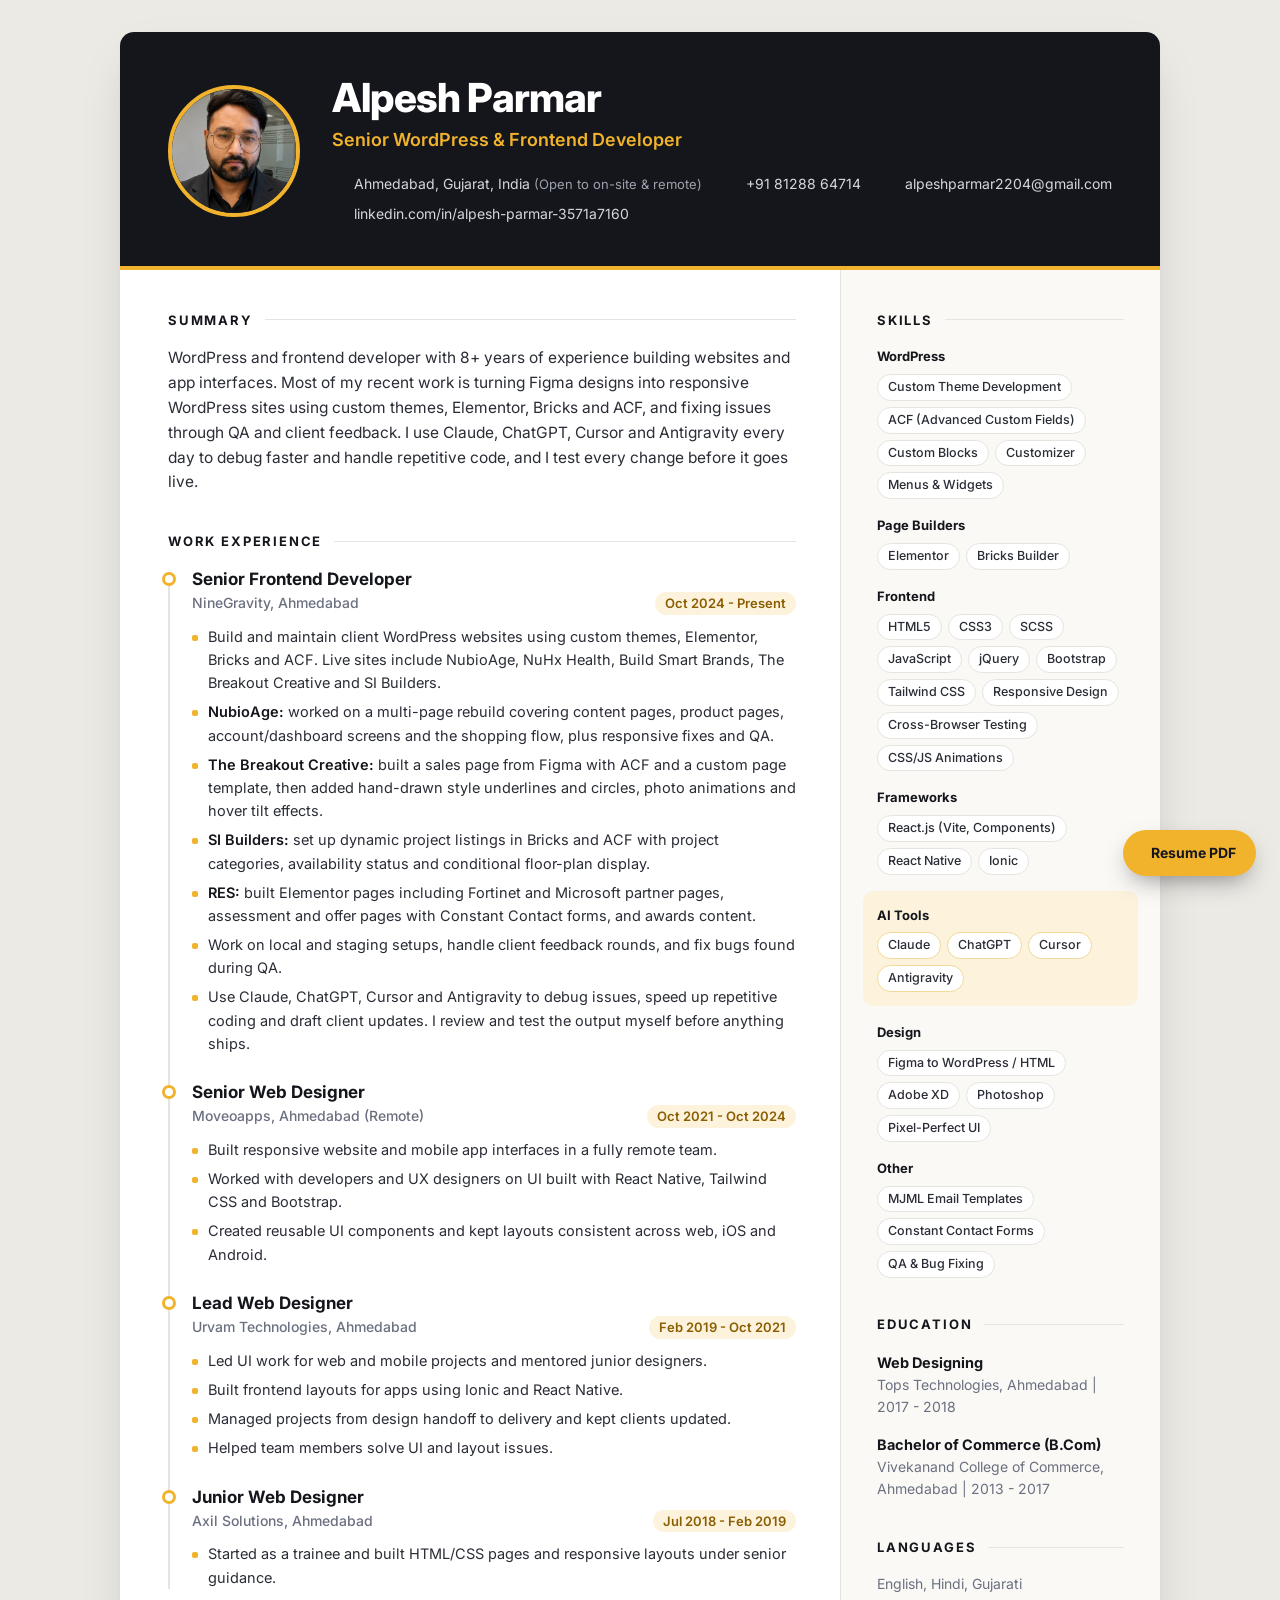
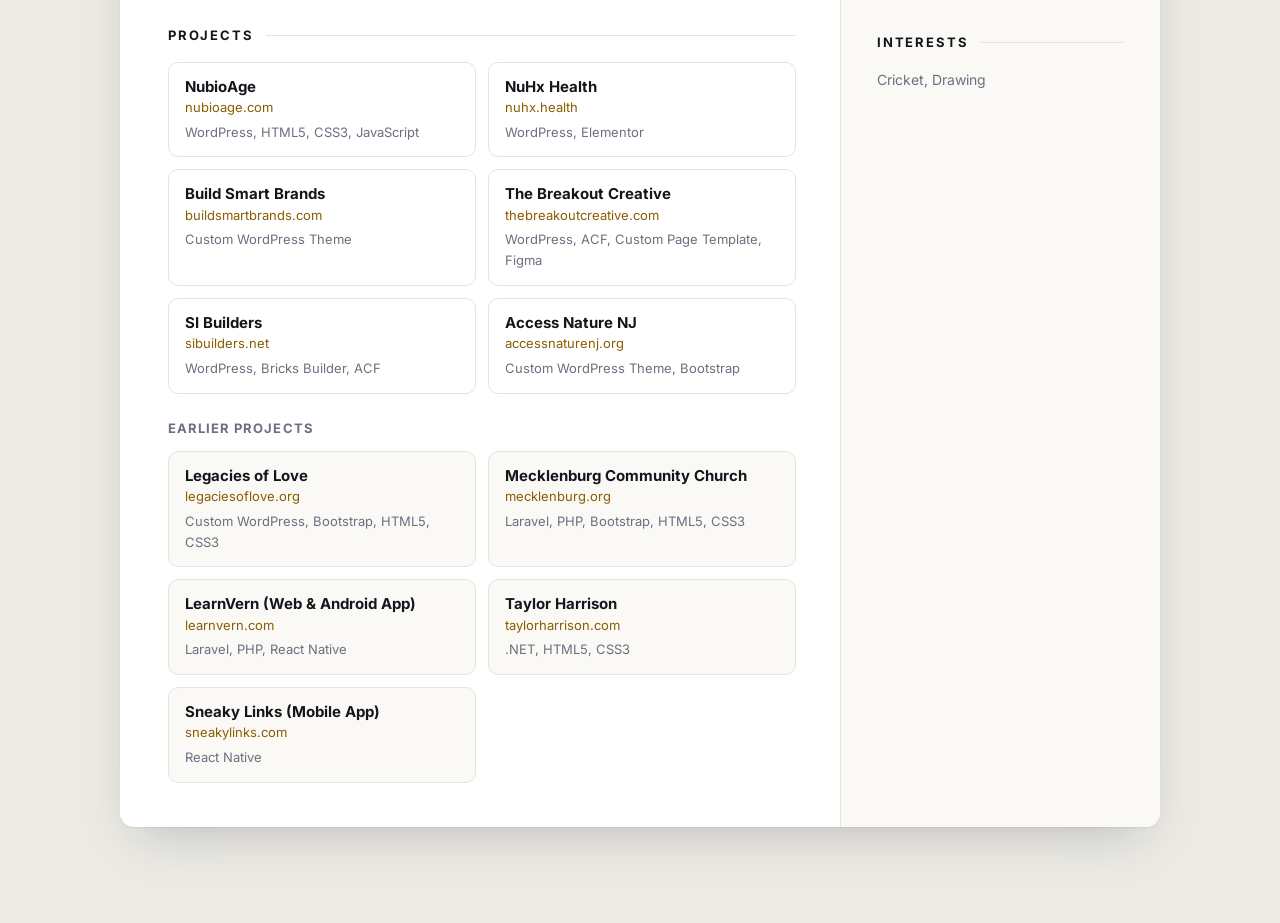
<file: index.html>
<!DOCTYPE html>
<html lang="en">

<head>
    <meta charset="UTF-8">
    <title>Alpesh Parmar - Senior WordPress & Frontend Developer</title>
    <meta name="description"
        content="Resume of Alpesh Parmar, Senior WordPress & Frontend Developer in Ahmedabad with 8+ years of experience in custom WordPress themes, Elementor, Bricks, ACF, JavaScript and React.">
    <meta name="keywords"
        content="WordPress Developer, Frontend Developer, Elementor, Bricks Builder, ACF, JavaScript, React, HTML, CSS, Ahmedabad">
    <meta name="author" content="Alpesh Parmar">
    <link rel="canonical" href="https://alpeshp22.github.io/my-resume/">
    <meta property="og:type" content="profile">
    <meta property="og:url" content="https://alpeshp22.github.io/my-resume/">
    <meta property="og:title" content="Alpesh Parmar - Senior WordPress & Frontend Developer">
    <meta property="og:description"
        content="8+ years building responsive WordPress websites with custom themes, Elementor, Bricks and ACF.">
    <meta property="og:image" content="https://alpeshp22.github.io/my-resume/images/alpesh-parmar.jpg">
    <meta name="theme-color" content="#14161c">
    <meta name="viewport" content="width=device-width, initial-scale=1.0">
    <link rel="icon" href="https://i.ibb.co/QNDmGnV/favicon.png">
    <link rel="preconnect" href="https://fonts.googleapis.com">
    <link rel="preconnect" href="https://fonts.gstatic.com" crossorigin>
    <link href="https://fonts.googleapis.com/css2?family=Inter:wght@400;500;600;700;800&display=swap"
        rel="stylesheet">
    <link rel="stylesheet" href="css/style.css">
    <link rel="stylesheet" href="css/print.css" media="print">
</head>

<body>
    <a class="pdf-btn" href="Alpesh_Parmar_Resume.pdf" download>
        <i class="fas fa-download"></i> Resume PDF
    </a>

    <main class="page">
        <!-- ===================== HEADER ===================== -->
        <header class="hero">
            <img class="avatar" src="images/alpesh-parmar.jpg" alt="Alpesh Parmar">
            <div class="hero-text">
                <h1>Alpesh Parmar</h1>
                <p class="role">Senior WordPress & Frontend Developer</p>
                <ul class="contact">
                    <li><i class="fas fa-location-dot"></i><span>Ahmedabad, Gujarat, India <small>(Open to on-site &
                                remote)</small></span></li>
                    <li><i class="fas fa-phone"></i><a href="tel:+918128864714">+91 81288 64714</a></li>
                    <li><i class="fas fa-envelope"></i><a
                            href="mailto:alpeshparmar2204@gmail.com">alpeshparmar2204@gmail.com</a></li>
                    <li><i class="fab fa-linkedin-in"></i><a href="https://www.linkedin.com/in/alpesh-parmar-3571a7160"
                            target="_blank">linkedin.com/in/alpesh-parmar-3571a7160</a></li>
                </ul>
            </div>
        </header>

        <div class="layout">
            <!-- ===================== MAIN COLUMN ===================== -->
            <div class="col-main">
                <section class="sec sec-summary">
                    <h2>Summary</h2>
                    <p>
                        WordPress and frontend developer with 8+ years of experience building websites and app
                        interfaces. Most of my recent work is turning Figma designs into responsive WordPress sites
                        using custom themes, Elementor, Bricks and ACF, and fixing issues through QA and client
                        feedback. I use Claude, ChatGPT, Cursor and Antigravity every day to debug faster and handle
                        repetitive code, and I test every change before it goes live.
                    </p>
                </section>

                <section class="sec sec-exp">
                    <h2>Work Experience</h2>

                    <article class="job">
                        <div class="job-head">
                            <h3>Senior Frontend Developer</h3>
                            <p class="job-meta"><span class="company">NineGravity, Ahmedabad</span> <span
                                    class="dates">Oct 2024 - Present</span></p>
                        </div>
                        <ul>
                            <li>Build and maintain client WordPress websites using custom themes, Elementor, Bricks and
                                ACF. Live sites include NubioAge, NuHx Health, Build Smart Brands, The Breakout Creative
                                and SI Builders.</li>
                            <li><b>NubioAge:</b> worked on a multi-page rebuild covering content pages, product pages,
                                account/dashboard screens and the shopping flow, plus responsive fixes and QA.</li>
                            <li><b>The Breakout Creative:</b> built a sales page from Figma with ACF and a custom page
                                template, then added hand-drawn style underlines and circles, photo animations and hover
                                tilt effects.</li>
                            <li><b>SI Builders:</b> set up dynamic project listings in Bricks and ACF with project
                                categories, availability status and conditional floor-plan display.</li>
                            <li><b>RES:</b> built Elementor pages including Fortinet and Microsoft partner pages,
                                assessment and offer pages with Constant Contact forms, and awards content.</li>
                            <li>Work on local and staging setups, handle client feedback rounds, and fix bugs found
                                during QA.</li>
                            <li>Use Claude, ChatGPT, Cursor and Antigravity to debug issues, speed up repetitive coding
                                and draft client updates. I review and test the output myself before anything ships.
                            </li>
                        </ul>
                    </article>

                    <article class="job">
                        <div class="job-head">
                            <h3>Senior Web Designer</h3>
                            <p class="job-meta"><span class="company">Moveoapps, Ahmedabad (Remote)</span> <span
                                    class="dates">Oct 2021 - Oct 2024</span></p>
                        </div>
                        <ul>
                            <li>Built responsive website and mobile app interfaces in a fully remote team.</li>
                            <li>Worked with developers and UX designers on UI built with React Native, Tailwind CSS and
                                Bootstrap.</li>
                            <li>Created reusable UI components and kept layouts consistent across web, iOS and Android.
                            </li>
                        </ul>
                    </article>

                    <article class="job">
                        <div class="job-head">
                            <h3>Lead Web Designer</h3>
                            <p class="job-meta"><span class="company">Urvam Technologies, Ahmedabad</span> <span
                                    class="dates">Feb 2019 - Oct 2021</span></p>
                        </div>
                        <ul>
                            <li>Led UI work for web and mobile projects and mentored junior designers.</li>
                            <li>Built frontend layouts for apps using Ionic and React Native.</li>
                            <li>Managed projects from design handoff to delivery and kept clients updated.</li>
                            <li>Helped team members solve UI and layout issues.</li>
                        </ul>
                    </article>

                    <article class="job">
                        <div class="job-head">
                            <h3>Junior Web Designer</h3>
                            <p class="job-meta"><span class="company">Axil Solutions, Ahmedabad</span> <span
                                    class="dates">Jul 2018 - Feb 2019</span></p>
                        </div>
                        <ul>
                            <li>Started as a trainee and built HTML/CSS pages and responsive layouts under senior
                                guidance.</li>
                        </ul>
                    </article>
                </section>

                <section class="sec sec-projects">
                    <h2>Projects</h2>
                    <div class="projects">
                        <div class="project">
                            <h3><a href="https://nubioage.com/" target="_blank">NubioAge</a></h3>
                            <p class="url">nubioage.com</p>
                            <p class="tech">WordPress, HTML5, CSS3, JavaScript</p>
                        </div>
                        <div class="project">
                            <h3><a href="https://nuhx.health/" target="_blank">NuHx Health</a></h3>
                            <p class="url">nuhx.health</p>
                            <p class="tech">WordPress, Elementor</p>
                        </div>
                        <div class="project">
                            <h3><a href="https://www.buildsmartbrands.com/" target="_blank">Build Smart Brands</a></h3>
                            <p class="url">buildsmartbrands.com</p>
                            <p class="tech">Custom WordPress Theme</p>
                        </div>
                        <div class="project">
                            <h3><a href="https://www.thebreakoutcreative.com/" target="_blank">The Breakout
                                    Creative</a></h3>
                            <p class="url">thebreakoutcreative.com</p>
                            <p class="tech">WordPress, ACF, Custom Page Template, Figma</p>
                        </div>
                        <div class="project">
                            <h3><a href="https://sibuilders.net/" target="_blank">SI Builders</a></h3>
                            <p class="url">sibuilders.net</p>
                            <p class="tech">WordPress, Bricks Builder, ACF</p>
                        </div>
                        <div class="project">
                            <h3><a href="https://www.accessnaturenj.org/" target="_blank">Access Nature NJ</a></h3>
                            <p class="url">accessnaturenj.org</p>
                            <p class="tech">Custom WordPress Theme, Bootstrap</p>
                        </div>
                    </div>

                    <h3 class="sub-title">Earlier Projects</h3>
                    <div class="projects projects-earlier">
                        <div class="project">
                            <h3><a href="https://legaciesoflove.org/" target="_blank">Legacies of Love</a></h3>
                            <p class="url">legaciesoflove.org</p>
                            <p class="tech">Custom WordPress, Bootstrap, HTML5, CSS3</p>
                        </div>
                        <div class="project">
                            <h3><a href="https://www.mecklenburg.org/" target="_blank">Mecklenburg Community
                                    Church</a></h3>
                            <p class="url">mecklenburg.org</p>
                            <p class="tech">Laravel, PHP, Bootstrap, HTML5, CSS3</p>
                        </div>
                        <div class="project">
                            <h3><a href="https://www.learnvern.com/" target="_blank">LearnVern (Web & Android
                                    App)</a></h3>
                            <p class="url">learnvern.com</p>
                            <p class="tech">Laravel, PHP, React Native</p>
                        </div>
                        <div class="project">
                            <h3><a href="https://www.taylorharrison.com/" target="_blank">Taylor Harrison</a></h3>
                            <p class="url">taylorharrison.com</p>
                            <p class="tech">.NET, HTML5, CSS3</p>
                        </div>
                        <div class="project">
                            <h3><a href="https://www.sneakylinks.com/" target="_blank">Sneaky Links (Mobile App)</a>
                            </h3>
                            <p class="url">sneakylinks.com</p>
                            <p class="tech">React Native</p>
                        </div>
                    </div>
                </section>
            </div>

            <!-- ===================== SIDEBAR ===================== -->
            <aside class="col-side">
                <section class="sec sec-skills">
                    <h2>Skills</h2>
                    <div class="skill-group">
                        <h3>WordPress</h3>
                        <p class="tags"><span>Custom Theme Development</span><span>ACF (Advanced Custom
                                Fields)</span><span>Custom Blocks</span><span>Customizer</span><span>Menus &
                                Widgets</span></p>
                    </div>
                    <div class="skill-group">
                        <h3>Page Builders</h3>
                        <p class="tags"><span>Elementor</span><span>Bricks Builder</span></p>
                    </div>
                    <div class="skill-group">
                        <h3>Frontend</h3>
                        <p class="tags"><span>HTML5</span><span>CSS3</span><span>SCSS</span><span>JavaScript</span><span>jQuery</span><span>Bootstrap</span><span>Tailwind
                                CSS</span><span>Responsive Design</span><span>Cross-Browser Testing</span><span>CSS/JS
                                Animations</span></p>
                    </div>
                    <div class="skill-group">
                        <h3>Frameworks</h3>
                        <p class="tags"><span>React.js (Vite, Components)</span><span>React
                                Native</span><span>Ionic</span></p>
                    </div>
                    <div class="skill-group skill-ai">
                        <h3>AI Tools</h3>
                        <p class="tags"><span>Claude</span><span>ChatGPT</span><span>Cursor</span><span>Antigravity</span>
                        </p>
                    </div>
                    <div class="skill-group">
                        <h3>Design</h3>
                        <p class="tags"><span>Figma to WordPress / HTML</span><span>Adobe
                                XD</span><span>Photoshop</span><span>Pixel-Perfect UI</span></p>
                    </div>
                    <div class="skill-group">
                        <h3>Other</h3>
                        <p class="tags"><span>MJML Email Templates</span><span>Constant Contact Forms</span><span>QA &
                                Bug Fixing</span></p>
                    </div>
                </section>

                <section class="sec sec-edu">
                    <h2>Education</h2>
                    <div class="edu">
                        <h3>Web Designing</h3>
                        <p>Tops Technologies, Ahmedabad | 2017 - 2018</p>
                    </div>
                    <div class="edu">
                        <h3>Bachelor of Commerce (B.Com)</h3>
                        <p>Vivekanand College of Commerce, Ahmedabad | 2013 - 2017</p>
                    </div>
                </section>

                <section class="sec sec-lang">
                    <h2>Languages</h2>
                    <p>English, Hindi, Gujarati</p>
                </section>

                <section class="sec sec-interests">
                    <h2>Interests</h2>
                    <p>Cricket, Drawing</p>
                </section>
            </aside>
        </div>
    </main>

    <script src="js/fontawesome-6.5.1.min.js"></script>
</body>

</html>
</file>
<file: css/style.css>
/* ==================================================================
   ALPESH PARMAR - RESUME (2026)
   Screen styles. Print / PDF styles live in print.css
   ================================================================== */
:root {
    --ink: #14161c;
    --ink-2: #1d2029;
    --text: #2a2d36;
    --muted: #6b7080;
    --line: #e6e4de;
    --bg: #eceae4;
    --paper: #ffffff;
    --accent: #f2b32c;
    --accent-soft: #fdf3dc;
    --accent-ink: #8a5d00;
    --radius: 14px;
}

* {
    margin: 0;
    padding: 0;
    box-sizing: border-box;
}

html {
    -webkit-text-size-adjust: 100%;
}

body {
    font-family: "Inter", "Segoe UI", Arial, sans-serif;
    font-size: 15px;
    line-height: 1.6;
    color: var(--text);
    background: var(--bg);
    padding: 32px 16px 96px;
}

a {
    color: inherit;
    text-decoration: none;
}

ul {
    list-style: none;
}

/* ---------- Page ---------- */
.page {
    max-width: 1040px;
    margin: 0 auto;
    background: var(--paper);
    border-radius: var(--radius);
    overflow: hidden;
    box-shadow: 0 1px 2px rgba(20, 22, 28, .06), 0 20px 50px -20px rgba(20, 22, 28, .25);
}

/* ---------- Header ---------- */
.hero {
    position: relative;
    display: flex;
    align-items: center;
    gap: 32px;
    padding: 44px 48px;
    background: var(--ink);
    color: #fff;
}

.hero::after {
    content: "";
    position: absolute;
    left: 0;
    right: 0;
    bottom: 0;
    height: 4px;
    background: var(--accent);
}

.avatar {
    flex: 0 0 auto;
    width: 132px;
    height: 132px;
    border-radius: 50%;
    object-fit: cover;
    border: 4px solid var(--accent);
    background: var(--ink-2);
}

.hero h1 {
    font-size: 40px;
    line-height: 1.1;
    font-weight: 800;
    letter-spacing: -0.02em;
}

.role {
    margin-top: 6px;
    font-size: 18px;
    font-weight: 600;
    color: var(--accent);
}

.contact {
    display: flex;
    flex-wrap: wrap;
    gap: 8px 22px;
    margin-top: 18px;
    font-size: 14px;
    color: #d5d7de;
}

.contact li {
    display: flex;
    align-items: center;
    gap: 8px;
}

.contact svg,
.contact i {
    width: 14px;
    color: var(--accent);
}

.contact small {
    font-size: 13px;
    color: #9da1ad;
}

.contact a:hover {
    color: var(--accent);
}

/* ---------- Layout ---------- */
.layout {
    display: grid;
    grid-template-columns: minmax(0, 1fr) 320px;
}

.col-main {
    padding: 40px 44px 44px 48px;
}

.col-side {
    padding: 40px 36px 44px;
    background: #faf9f6;
    border-left: 1px solid var(--line);
}

/* ---------- Sections ---------- */
.sec+.sec {
    margin-top: 36px;
}

.sec h2 {
    display: flex;
    align-items: center;
    gap: 12px;
    margin-bottom: 16px;
    font-size: 13px;
    font-weight: 700;
    letter-spacing: .14em;
    text-transform: uppercase;
    color: var(--ink);
}

.sec h2::after {
    content: "";
    flex: 1;
    height: 1px;
    background: var(--line);
}

.sec-summary p {
    font-size: 15.5px;
}

/* ---------- Experience ---------- */
.job {
    position: relative;
    padding-left: 24px;
    padding-bottom: 26px;
}

.job:last-child {
    padding-bottom: 0;
}

/* Timeline dot: centred on the 2px line (line centre = 1px) and on the job title */
.job::before {
    content: "";
    position: absolute;
    z-index: 1;
    top: 4px;
    left: -6px;
    box-sizing: border-box;
    width: 14px;
    height: 14px;
    border-radius: 50%;
    background: var(--paper);
    border: 3px solid var(--accent);
}

/* Timeline line: from this dot down to the next dot */
.job::after {
    content: "";
    position: absolute;
    top: 11px;
    bottom: -15px;
    left: 0;
    width: 2px;
    background: var(--line);
}

.job:last-child::after {
    bottom: 0;
}

.job-head h3 {
    font-size: 17px;
    font-weight: 700;
    line-height: 1.3;
    color: var(--ink);
}

.job-meta {
    display: flex;
    flex-wrap: wrap;
    justify-content: space-between;
    gap: 4px 12px;
    margin-top: 2px;
    font-size: 14px;
}

.company {
    font-weight: 500;
    color: var(--muted);
}

.dates {
    font-size: 13px;
    font-weight: 600;
    color: var(--accent-ink);
    background: var(--accent-soft);
    padding: 1px 10px;
    border-radius: 20px;
}

.job ul {
    margin-top: 10px;
}

.job li {
    position: relative;
    padding-left: 16px;
    margin-top: 6px;
    font-size: 14.5px;
}

.job li::before {
    content: "";
    position: absolute;
    left: 0;
    top: 10px;
    width: 6px;
    height: 6px;
    border-radius: 2px;
    background: var(--accent);
}

.job li b {
    color: var(--ink);
    font-weight: 600;
}

/* ---------- Projects ---------- */
.projects {
    display: grid;
    grid-template-columns: repeat(2, minmax(0, 1fr));
    gap: 12px;
}

.project {
    padding: 14px 16px;
    border: 1px solid var(--line);
    border-radius: 10px;
    transition: border-color .2s, transform .2s, box-shadow .2s;
}

.project:hover {
    border-color: var(--accent);
    transform: translateY(-2px);
    box-shadow: 0 8px 20px -12px rgba(20, 22, 28, .35);
}

.project h3 {
    font-size: 15px;
    font-weight: 700;
    line-height: 1.35;
    color: var(--ink);
}

.project h3 a:hover {
    color: var(--accent-ink);
}

.project .url {
    font-size: 13px;
    color: var(--accent-ink);
}

.project .tech {
    margin-top: 4px;
    font-size: 13px;
    color: var(--muted);
}

.sub-title {
    margin: 24px 0 12px;
    font-size: 13px;
    font-weight: 700;
    letter-spacing: .08em;
    text-transform: uppercase;
    color: var(--muted);
}

.projects-earlier .project {
    background: #faf9f6;
}

/* ---------- Skills ---------- */
.skill-group+.skill-group {
    margin-top: 16px;
}

.skill-group h3 {
    margin-bottom: 7px;
    font-size: 13px;
    font-weight: 700;
    color: var(--ink);
}

.tags {
    display: flex;
    flex-wrap: wrap;
    gap: 6px;
}

.tags span {
    padding: 3px 10px;
    font-size: 12.5px;
    font-weight: 500;
    line-height: 1.5;
    color: var(--text);
    background: var(--paper);
    border: 1px solid var(--line);
    border-radius: 20px;
}

.skill-ai {
    padding: 14px;
    margin-left: -14px;
    margin-right: -14px;
    background: var(--accent-soft);
    border-radius: 10px;
}

.skill-ai .tags span {
    border-color: #f1d999;
}

/* ---------- Education / misc ---------- */
.edu+.edu {
    margin-top: 14px;
}

.edu h3 {
    font-size: 14.5px;
    font-weight: 700;
    color: var(--ink);
}

.edu p,
.sec-lang p,
.sec-interests p {
    font-size: 14px;
    color: var(--muted);
}

/* ---------- Download button ---------- */
.pdf-btn {
    position: fixed;
    right: 24px;
    bottom: 24px;
    z-index: 10;
    display: inline-flex;
    align-items: center;
    gap: 8px;
    padding: 12px 20px;
    font-size: 14px;
    font-weight: 700;
    color: var(--ink);
    background: var(--accent);
    border-radius: 40px;
    box-shadow: 0 10px 24px -8px rgba(20, 22, 28, .5);
    transition: transform .2s, background .2s;
}

.pdf-btn:hover {
    transform: translateY(-2px);
    background: #ffc443;
}

/* ---------- Responsive ---------- */
@media (max-width: 900px) {
    .layout {
        grid-template-columns: 1fr;
    }

    .col-side {
        border-left: 0;
        border-top: 1px solid var(--line);
    }
}

@media (max-width: 640px) {
    body {
        padding: 0 0 88px;
    }

    .page {
        border-radius: 0;
    }

    .hero {
        flex-direction: column;
        align-items: flex-start;
        gap: 18px;
        padding: 32px 16px;
    }

    .avatar {
        width: 96px;
        height: 96px;
    }

    .hero h1 {
        font-size: 30px;
    }

    .role {
        font-size: 16px;
    }

    .contact {
        flex-direction: column;
        gap: 8px;
    }

    .contact a,
    .contact span {
        word-break: break-word;
    }

    .col-main,
    .col-side {
        padding: 32px 16px;
    }

    .projects {
        grid-template-columns: 1fr;
    }

    .job-meta {
        flex-direction: column;
        align-items: flex-start;
    }

    .skill-ai {
        margin-left: 0;
        margin-right: 0;
    }

    .pdf-btn {
        right: 16px;
        bottom: 16px;
    }
}
</file>
<file: css/print.css>
/* ==================================================================
   PRINT / PDF VERSION (ATS-friendly)
   Single column, real text, no photo/icons, standard section names.
   Section order: Header > Summary > Skills > Experience > Projects >
   Education > Languages
   ================================================================== */
@page {
    size: A4;
    margin: 13mm 14mm 13mm;
}

* {
    -webkit-print-color-adjust: exact;
    print-color-adjust: exact;
    font-variant-ligatures: none;
    box-shadow: none !important;
    transition: none !important;
}

body {
    font-family: "Inter", Arial, Helvetica, sans-serif;
    font-size: 9.6pt;
    line-height: 1.42;
    color: #22252d;
    background: #fff !important;
    padding: 0 !important;
}

.pdf-btn,
.avatar,
.sec-interests,
svg,
i {
    display: none !important;
}

.page {
    max-width: none;
    border-radius: 0;
    overflow: visible;
}

/* ---------- Header ---------- */
.hero {
    display: block;
    padding: 0 0 9pt;
    background: none;
    color: #14161c;
    border-bottom: 2pt solid #14161c;
}

.hero::after {
    display: none;
}

.hero h1 {
    font-size: 22pt;
    letter-spacing: -0.01em;
}

.role {
    margin-top: 2pt;
    font-size: 11.5pt;
    color: #a86f00;
}

.contact {
    display: block;
    margin-top: 6pt;
    font-size: 9pt;
    color: #22252d;
}

.contact li {
    display: inline;
}

.contact li+li::before {
    content: "  |  ";
    color: #9a9ea8;
}

.contact small {
    font-size: 9pt;
    color: #22252d;
}

/* ---------- Single column + section order ---------- */
.layout {
    display: flex;
    flex-direction: column;
}

.col-main,
.col-side {
    display: contents;
}

.sec-summary { order: 1; }
.sec-skills { order: 2; }
.sec-exp { order: 3; }
.sec-projects { order: 4; }
.sec-edu { order: 5; }
.sec-lang { order: 6; }

.sec,
.sec+.sec {
    margin-top: 11pt;
}

.sec h2 {
    display: block;
    margin-bottom: 5pt;
    padding-bottom: 2pt;
    font-size: 10.5pt;
    letter-spacing: .1em;
    color: #14161c;
    border-bottom: 1pt solid #f2b32c;
    break-after: avoid;
}

.sec h2::after {
    display: none;
}

.sec-summary p {
    font-size: 9.6pt;
}

/* ---------- Skills ---------- */
.skill-group,
.skill-group+.skill-group,
.skill-ai {
    margin: 0 0 2pt;
    padding: 0;
    background: none;
}

.skill-group h3 {
    display: inline;
    font-size: 9.6pt;
}

.skill-group h3::after {
    content: ": ";
}

.tags {
    display: inline;
}

.tags span {
    padding: 0;
    font-size: 9.6pt;
    font-weight: 400;
    border: 0;
    background: none;
}

.tags span:not(:last-child)::after {
    content: ", ";
}

/* ---------- Experience ---------- */
.job {
    padding: 0 0 7pt;
    border: 0;
}

.job::before,
.job::after {
    display: none;
}

.job-head {
    break-after: avoid;
}

.job-head h3 {
    font-size: 10.5pt;
}

.job-meta {
    display: flex;
    flex-direction: row;
    justify-content: space-between;
    margin-top: 0;
    font-size: 9.6pt;
}

.company {
    font-style: italic;
    color: #3b3f4a;
}

.dates {
    padding: 0;
    font-size: 9.6pt;
    font-weight: 600;
    color: #14161c;
    background: none;
}

.job ul {
    margin-top: 2pt;
}

.job li {
    margin-top: 1.5pt;
    padding-left: 11pt;
    font-size: 9.4pt;
    line-height: 1.38;
    break-inside: avoid;
}

.job li::before {
    top: 5pt;
    width: 4pt;
    height: 4pt;
    border-radius: 1pt;
    background: #f2b32c;
}

/* ---------- Projects ---------- */
.projects {
    display: block;
}

.project {
    padding: 0;
    margin-bottom: 1.5pt;
    border: 0;
    background: none !important;
    break-inside: avoid;
}

.project h3,
.project .url,
.project .tech {
    display: inline;
    margin: 0;
    font-size: 9.4pt;
}

.project .url {
    color: #22252d;
}

.project .url::before {
    content: " - ";
}

.project .tech {
    color: #555a66;
}

.project .tech::before {
    content: "  |  ";
    color: #9a9ea8;
}

.sub-title {
    margin: 6pt 0 3pt;
    font-size: 9.6pt;
    letter-spacing: .06em;
    color: #14161c;
    break-after: avoid;
}

/* ---------- Education / Languages ---------- */
.edu,
.edu+.edu {
    margin-top: 3pt;
    break-inside: avoid;
}

.edu h3 {
    font-size: 9.8pt;
}

.edu p,
.sec-lang p {
    font-size: 9.4pt;
    color: #22252d;
}
</file>
